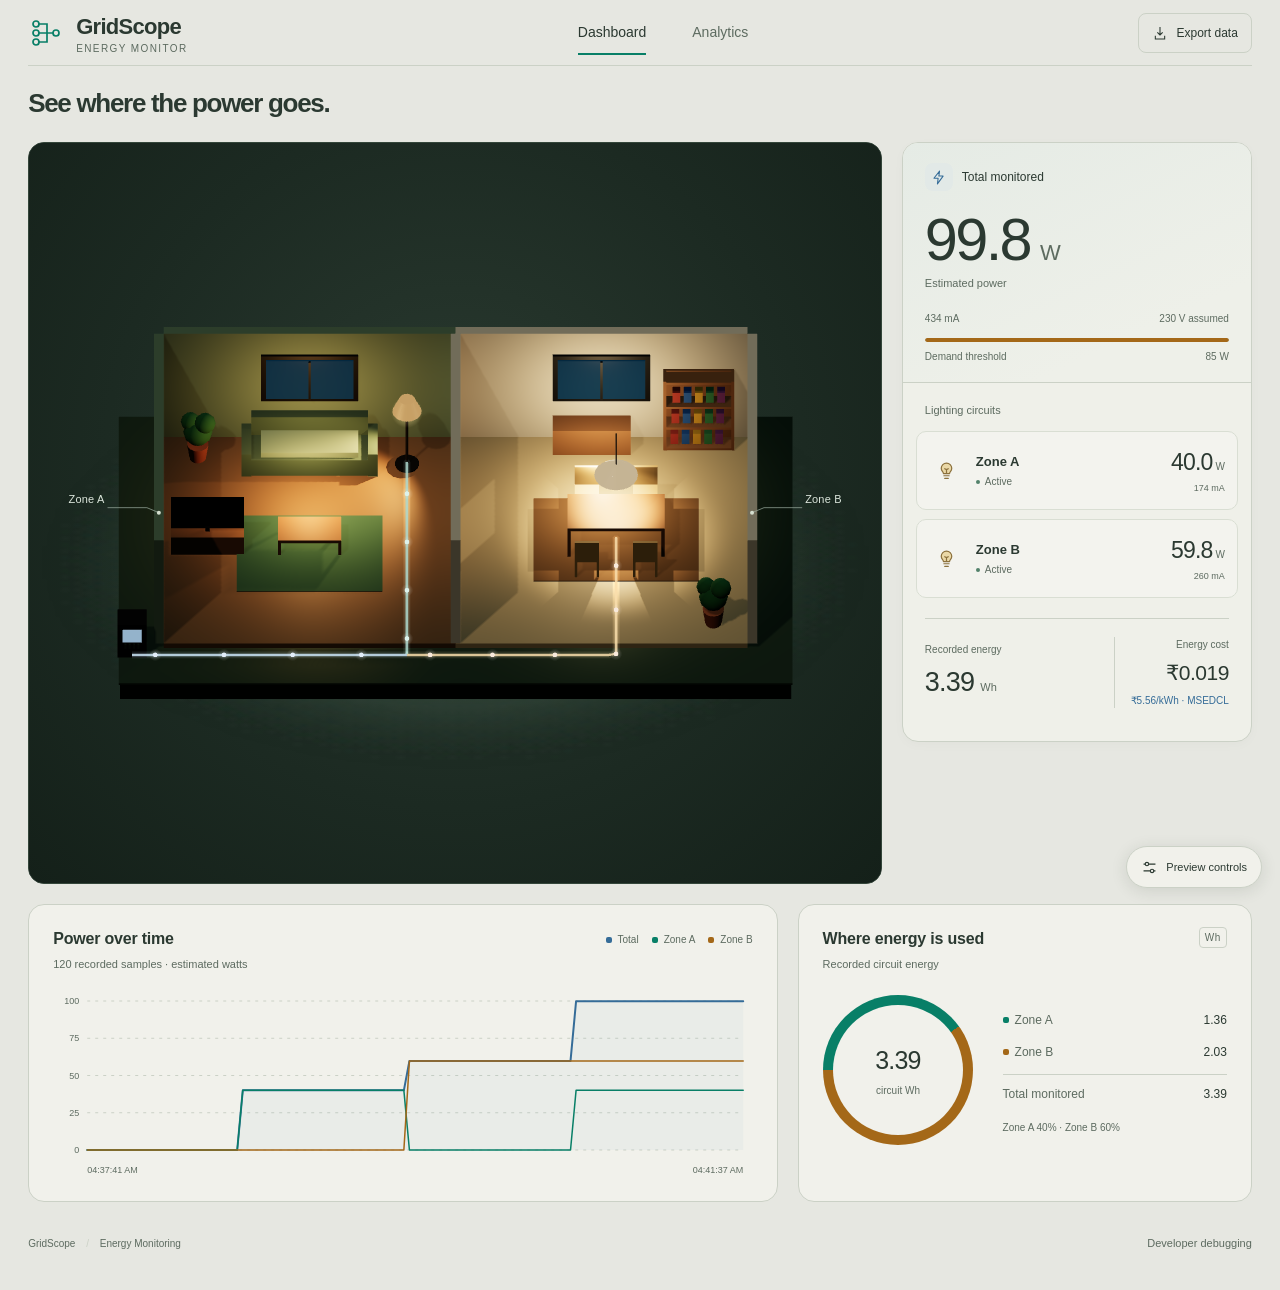
<file: templates/index.html>
<!doctype html>
<html lang="en"><head><meta charset="utf-8"><meta name="viewport" content="width=device-width,initial-scale=1">
<title>Dashboard · GridScope</title><link rel="icon" href="data:,">
<link rel="stylesheet" href="/static/dashboard.css">
<script src="/static/dashboard.js" defer></script>
</head><body><a class="skip-link" href="#dashboard-heading">Skip to content</a>
<div class="wrap">
<header class="app-header">
<a class="brand" href="#dashboard" aria-label="GridScope dashboard"><svg viewBox="0 0 36 36" aria-hidden="true"><path d="M8 9h11v9h9M8 27h11v-9M8 18h11"/><circle cx="8" cy="9" r="3"/><circle cx="8" cy="18" r="3"/><circle cx="8" cy="27" r="3"/><circle cx="28" cy="18" r="3"/></svg><span>GridScope<small>Energy monitor</small></span></a>
<nav class="view-nav" aria-label="Main navigation"><a href="#dashboard" id="nav-dashboard" aria-current="page">Dashboard</a><a href="/analytics" id="nav-analytics">Analytics</a></nav>
<div class="header-actions"><a class="export-link" href="/api/export.csv"><svg viewBox="0 0 24 24" aria-hidden="true"><path d="M12 3v12m-4-4 4 4 4-4M5 16v5h14v-5"/></svg>Export data</a></div>
</header>
<main>
<section id="debug-screen" aria-labelledby="debug-heading" hidden>
<h2 class="screen-title" id="debug-heading" tabindex="-1">Developer debugging</h2>
<p class="screen-intro">USB serial connection and the data received by the server.</p>
<div class="note" id="connection-detail" role="status" style="margin-bottom:14px"></div>
<section class="card debug" aria-label="USB serial connection">
<h2>USB serial <span id="serial-status" class="debug-status" role="status">Waiting</span></h2>
<p>Connect the ESP8266 to this computer with a USB data cable. The cable supplies power and carries readings to the dashboard.</p>
<div class="note" id="serial-summary">Waiting for a serial port.</div>
<p>If no port appears, close Arduino Serial Monitor and check the USB data cable and Windows device driver.</p>
</section>
<section class="card debug" aria-label="Device data"><h2>Device data</h2><h3>Last sensor packet</h3><code id="raw-packet">No sensor packet yet</code></section>
<section class="card debug" aria-label="Full server response"><h2>Full server response</h2><p>The latest dashboard API response, including measurement flags, settings, totals and history.</p><pre class="debug-state" id="api-response">Waiting for server response...</pre></section>
<section class="card debug debug-danger" aria-labelledby="clear-data-heading">
<h2 id="clear-data-heading">Clear recorded data</h2>
<p>Permanently deletes all local readings, events and pending uploads, then restarts energy totals from zero. Settings and existing cloud copies are unchanged. Obsolete GridScope browser data is also removed.</p>
<label class="clear-data-label" for="clear-data-confirm">Type <code>clear data</code> to enable the reset.</label>
<div class="clear-data-controls"><input id="clear-data-confirm" type="text" autocomplete="off" spellcheck="false"><button id="clear-data-button" class="clear-data-button" type="button" disabled>Clear all data</button></div>
<p class="clear-data-status" id="clear-data-status" role="status" aria-live="polite"></p>
</section>
</section>
<section id="dashboard-screen" aria-labelledby="dashboard-heading">
<div class="page-heading"><div><h1 id="dashboard-heading" tabindex="-1">See where the power goes.</h1></div></div>
<div class="experience-grid">
<section class="spatial-panel" aria-label="3D energy model">
<div id="scene" class="scene" data-state="waiting">
<canvas id="energy-canvas" role="img" aria-label="Fixed 45-degree view of two rooms. Room lighting follows circuit activity."></canvas>
<div class="scene-message" id="scene-message" role="status">Preparing the room model…</div>
<div id="scene-fallback" class="scene-fallback" hidden><div class="fallback-room"><span>A</span><strong>Zone A</strong><small>Lighting circuit</small></div><div class="fallback-room"><span>B</span><strong>Zone B</strong><small>Lighting circuit</small></div><p>3D is unavailable in this browser. All readings and circuit controls remain available.</p></div>
</div>
</section>
<aside class="telemetry-panel" aria-label="Energy readings">
<div class="main-reading"><div class="section-label"><span class="feeder-symbol" aria-hidden="true"><svg viewBox="0 0 24 24"><path d="m13.5 3-8 10h6l-1 8 8-11h-6z"/></svg></span><span>Total monitored</span></div><div class="hero-value"><span id="vM">—</span><small>W</small></div><p class="measurement-label">Estimated power</p><div class="formula"><span id="nM">— mA</span><span id="voltage-assumption">230 V assumed</span></div><div class="demand-track"><span id="demand-fill"></span></div><div class="demand-caption"><span>Demand threshold</span><strong id="demand-limit">— W</strong></div></div>
<div class="circuit-list"><div class="section-label">Lighting circuits</div>
<div class="circuit-card zone-a"><span class="circuit-symbol" aria-hidden="true"><svg viewBox="0 0 24 24"><path class="bulb-glass" d="M8.5 15.5c0-2-2.5-2.5-2.5-6a6 6 0 0 1 12 0c0 3.5-2.5 4-2.5 6z"/><path d="M9 18h6m-5 3h4m-2-6V11m-2-1 2 1 2-1"/></svg></span><span class="circuit-name"><strong>Zone A</strong><em id="zone-a-status">Waiting for data</em></span><span class="circuit-reading"><b id="vA">—</b><small> W</small><span id="nA">— mA</span></span></div>
<div class="circuit-card zone-b"><span class="circuit-symbol" aria-hidden="true"><svg viewBox="0 0 24 24"><path class="bulb-glass" d="M8.5 15.5c0-2-2.5-2.5-2.5-6a6 6 0 0 1 12 0c0 3.5-2.5 4-2.5 6z"/><path d="M9 18h6m-5 3h4m-2-6V11m-2-1 2 1 2-1"/></svg></span><span class="circuit-name"><strong>Zone B</strong><em id="zone-b-status">Waiting for data</em></span><span class="circuit-reading"><b id="vB">—</b><small> W</small><span id="nB">— mA</span></span></div>
</div>
<div class="recorded-energy"><div><span class="section-label">Recorded energy</span><strong><span id="vE">—</span><small> Wh</small></strong></div><div class="cost"><span title="Estimated charge for monitored energy, not a complete electricity bill">Energy cost</span><b id="energy-cost">—</b><small><a id="nE" target="_blank" rel="noopener noreferrer">Rate unavailable</a></small></div></div>
<div class="accuracy-note"></div>
</aside>
</div>
<div class="analytics-grid">
<section class="panel trend-panel"><div class="panel-heading"><div><h2>Power over time</h2><p id="chart-range">Waiting for recorded samples</p></div><div class="legend"><span><i class="feed"></i>Total</span><span><i class="zone-a"></i>Zone A</span><span><i class="zone-b"></i>Zone B</span></div></div><div class="chart-wrap"><svg id="chart" viewBox="0 0 900 210" role="img" aria-label="Estimated power history in watts"></svg><p id="chart-empty">Your power history will appear as readings arrive.</p></div></section>
<section class="panel split-panel"><div class="panel-heading"><div><h2>Where energy is used</h2><p>Recorded circuit energy</p></div><span class="tiny-tag">Wh</span></div><div class="split-content"><div class="energy-ring" id="energy-ring"><div><b id="split-total">—</b><span>circuit Wh</span></div></div><div class="split-readings"><div><span><i class="zone-a"></i>Zone A</span><b id="tA">—</b></div><div><span><i class="zone-b"></i>Zone B</span><b id="tB">—</b></div><div class="feeder-total"><span>Total monitored</span><b id="tT">—</b></div><p id="sTxt">Waiting for data</p></div></div></section>
</div>

</section>
</main><footer class="app-footer"><span>GridScope <span class="footer-separator">/</span> Energy Monitoring</span><a class="developer-link" href="#debugging" id="nav-debugging">Developer debugging</a></footer>
</div>
<button type="button" class="preview-launcher" id="preview-launcher" popovertarget="preview-menu" aria-expanded="false" aria-controls="preview-menu" hidden><svg viewBox="0 0 20 20" aria-hidden="true"><path d="M3 6h14M3 14h14"/><circle cx="7" cy="6" r="2"/><circle cx="13" cy="14" r="2"/></svg>Preview controls</button>
<section class="preview-menu" id="preview-menu" popover="auto" role="dialog" aria-labelledby="preview-menu-title">
<div class="preview-menu-heading"><h2 id="preview-menu-title">Preview controls</h2><button type="button" popovertarget="preview-menu" popovertargetaction="hide" aria-label="Close preview controls">×</button></div>
<p>Choose which lighting circuits are on.</p>
<div class="preview-controls" id="preview-controls" aria-label="Preview circuit states" hidden><button type="button" data-preview="off" aria-pressed="false">Both off</button><button type="button" data-preview="a" aria-pressed="false">Zone A on</button><button type="button" data-preview="b" aria-pressed="false">Zone B on</button><button type="button" data-preview="both" aria-pressed="true">Both on</button></div>
<button type="button" id="pause-motion" class="preview-pause" aria-pressed="false">Pause flow</button>
</section>
</body></html>
</file>
<file: static/dashboard.css>
:root{color-scheme:light;--bg:#e6e7e1;--surface:#f1f1eb;--raised:#dde1d8;--line:#cbd1c6;--text:#2b3931;--muted:#5d6b60;--feed:#356c98;--a:#087f67;--b:#a46818;--error:#b3463c;--radius:16px;--ease:cubic-bezier(.16,1,.3,1)}
*{box-sizing:border-box}body{margin:0;background:var(--bg);color:var(--text);font:14px/1.5 'Segoe UI',Arial,sans-serif}button,a{-webkit-tap-highlight-color:transparent}button{font:inherit;color:inherit;cursor:pointer}a{color:var(--feed);text-decoration:none}button:focus-visible,a:focus-visible,summary:focus-visible,canvas:focus-visible{outline:2px solid var(--a);outline-offset:4px}button:disabled{cursor:not-allowed;opacity:.45}button:active{transform:translateY(1px)}[hidden]{display:none!important}svg{display:block}h1,h2,h3,p{margin:0}h2{font-size:16px;font-weight:600;letter-spacing:-.2px}h3{font-size:17px;font-weight:600}button,a{touch-action:manipulation}.wrap{width:100%;padding:0 clamp(18px,2.2vw,44px)}.skip-link{position:absolute;z-index:20;top:-100px;padding:12px 18px;background:var(--surface)}.skip-link:focus{top:12px}
.app-header{min-height:88px;display:flex;align-items:center;gap:30px;border-bottom:1px solid var(--line)}.brand{display:flex;align-items:center;gap:12px;color:var(--text);font-size:22px;font-weight:650;letter-spacing:-.7px}.brand svg{width:36px;height:36px;fill:var(--bg);stroke:var(--a);stroke-width:1.7}.brand small{display:block;font-size:10px;font-weight:400;letter-spacing:1.4px;color:var(--muted);text-transform:uppercase;margin-top:-2px}.view-nav{display:flex;gap:6px;margin:auto}.view-nav a{min-height:44px;padding:10px 20px;display:flex;align-items:center;color:var(--muted);position:relative}.view-nav a[aria-current=page]{color:var(--text)}.view-nav a[aria-current=page]:after{content:'';position:absolute;height:2px;background:var(--a);bottom:0;left:20px;right:20px}.header-actions{display:flex;align-items:center;gap:20px}.export-link{display:flex;align-items:center;gap:8px;color:var(--text);border:1px solid var(--line);border-radius:8px;min-height:40px;padding:8px 13px;font-size:12px}.export-link svg{width:16px;height:16px;fill:none;stroke:currentColor;stroke-width:1.6}.pill{display:flex;align-items:center;gap:8px;font-size:12px;color:var(--muted)}.dot,.status-dot{display:inline-block;flex-shrink:0;width:6px;height:6px;border-radius:50%;background:var(--muted)}.on .dot,.status-dot.live{background:var(--a);box-shadow:0 0 8px #087f6726}.off .dot{background:var(--error)}.warn .dot{background:var(--b)}.banner{padding:12px 18px;border:1px solid #d7ba7d;color:#775415;background:#fff4d9;border-radius:8px;margin-top:18px;font-size:13px}
.page-heading{display:flex;justify-content:space-between;align-items:flex-end;gap:24px;margin:32px 0 26px}.eyebrow{font-size:11px;font-weight:550;color:var(--muted);letter-spacing:1.3px;text-transform:uppercase}h1{font-size:clamp(27px,2.35vw,43px);line-height:1.2;letter-spacing:-1.3px;font-weight:550;margin:7px 0 8px}.intro{color:var(--muted);font-size:13px}.live-summary{max-width:290px;display:grid;grid-template-columns:8px 1fr;gap:5px 8px;font-size:12px;color:var(--muted);padding-bottom:3px}.live-summary .status-dot{margin-top:6px}.live-summary a{grid-column:2;font-size:11px;color:var(--a)}.experience-grid{display:grid;grid-template-columns:minmax(0,1fr) 350px;gap:20px;align-items:stretch}.spatial-panel{border:1px solid var(--line);border-radius:var(--radius);background:#f6faf6;min-width:0;overflow:hidden;position:relative}.tiny-tag{font-size:10px;font-weight:500;color:var(--muted);border:1px solid var(--line);padding:2px 5px;border-radius:4px;letter-spacing:.5px}
.scene{height:clamp(440px,35vw,630px);position:relative;background:radial-gradient(ellipse at 50% 42%,#fcfdfa 0%,#edf3ec 58%,#e4ede5 100%)}#energy-canvas{display:block;width:100%;height:100%;cursor:default;touch-action:auto}#energy-canvas.dragging{cursor:grabbing}.scene-message{position:absolute;top:100px;left:0;right:0;text-align:center;color:var(--muted);font-size:12px;pointer-events:none}.feed-mark{width:7px;height:7px;border-radius:2px;background:var(--feed);display:inline-block;flex-shrink:0}
.telemetry-panel{border:1px solid var(--line);border-radius:var(--radius);background:var(--surface);display:flex;flex-direction:column;min-width:0}.main-reading{padding:23px 24px 22px}.section-label{display:flex;align-items:center;gap:8px;font-size:12px;color:var(--muted)}.section-label>span:last-child:not(:first-child){margin-left:auto;font-size:10px}.hero-value{font-size:68px;line-height:1.05;letter-spacing:-3px;font-weight:350;margin:20px 0 5px;font-variant-numeric:tabular-nums;white-space:nowrap}.hero-value small{font-size:24px;letter-spacing:-1px;margin-left:10px;color:var(--muted)}.measurement-label{font-size:12px;color:var(--muted)}.formula{display:flex;justify-content:space-between;font-size:11px;color:var(--muted);margin-top:20px}.demand-track{height:3px;background:var(--line);margin:15px 0 8px;border-radius:3px;overflow:hidden}.demand-track span{display:block;height:100%;width:0;background:var(--feed);transition:width .5s var(--ease)}.demand-track.exceeded span{background:var(--b)}.demand-caption{display:flex;justify-content:space-between;font-size:10px;color:var(--muted)}.demand-caption strong{font-weight:400}.circuit-list{border-top:1px solid var(--line);padding:18px 14px 10px}.circuit-list>.section-label{padding:0 10px 12px}.circuit-card{width:100%;display:flex;align-items:center;gap:11px;text-align:left;padding:13px 10px;border:1px solid transparent;border-radius:9px;background:transparent;margin-bottom:5px;transition:background .18s,border-color .18s}.circuit-symbol{display:grid;place-items:center;width:34px;height:38px;border:1px solid #b6d7c6;background:#e5eee3;border-radius:8px;color:var(--a);font-size:14px}.zone-b .circuit-symbol{border-color:#e2c695;background:#f3ebda;color:var(--b)}.circuit-name{flex:1}.circuit-name strong{display:block;font-size:13px;font-weight:550}.circuit-name small{display:block;font-size:10px;color:var(--muted);margin:2px 0}.circuit-name em{font-size:10px;font-style:normal;color:var(--muted)}.circuit-card.active .circuit-name em{color:var(--a)}.circuit-card.zone-b.active .circuit-name em{color:var(--b)}.circuit-reading{text-align:right;white-space:nowrap}.circuit-reading b{font-size:21px;font-weight:450;letter-spacing:-.5px;font-variant-numeric:tabular-nums}.circuit-reading small{font-size:10px;color:var(--muted)}.circuit-reading>span{display:block;color:var(--muted);font-size:10px;margin-top:4px}.recorded-energy{margin:0 24px;padding:18px 0;display:flex;justify-content:space-between;gap:8px;border-top:1px solid var(--line);margin-top:auto}.recorded-energy strong{display:block;font-size:23px;font-weight:450;margin-top:5px;font-variant-numeric:tabular-nums}.recorded-energy strong small{font-size:12px;color:var(--muted)}.cost{text-align:right;display:flex;flex-direction:column;gap:3px;font-size:11px;color:var(--muted)}.cost b{font-size:18px;color:var(--text);font-weight:450}.cost small{font-size:10px}.accuracy-note{display:flex;gap:9px;margin:0 24px 20px;color:var(--muted);font-size:10px;line-height:1.6}.accuracy-note>span{display:grid;place-items:center;border:1px solid var(--line);width:15px;height:15px;border-radius:50%;flex-shrink:0;font:10px Georgia,serif;margin-top:2px}
.analytics-grid{display:grid;grid-template-columns:minmax(0,1.65fr) minmax(340px,1fr);gap:20px;margin-top:20px}.panel{min-width:0;border:1px solid var(--line);border-radius:var(--radius);background:var(--surface);padding:22px 24px}.panel-heading{display:flex;align-items:flex-start;justify-content:space-between;gap:12px}.panel-heading p,.events-panel>div>p{font-size:11px;color:var(--muted);margin-top:5px}.legend{display:flex;gap:13px;font-size:10px;color:var(--muted);flex-wrap:wrap;padding-top:5px}.legend span,.split-readings>div>span{display:flex;align-items:center;gap:6px}.legend i,.split-readings i{display:inline-block;width:6px;height:6px;border-radius:2px}.legend .feed{background:var(--feed)}.legend .zone-a,.split-readings .zone-a{background:var(--a)}.legend .zone-b,.split-readings .zone-b{background:var(--b)}.chart-wrap{height:190px;position:relative;margin-top:16px}.chart-wrap svg{width:100%;height:100%;overflow:visible}.chart-wrap>p{position:absolute;inset:0;display:grid;place-items:center;font-size:12px;color:var(--muted);text-align:center}.split-content{display:flex;align-items:center;gap:30px;margin-top:22px}.energy-ring{width:150px;height:150px;flex-shrink:0;border-radius:50%;background:conic-gradient(var(--line) 0 100%);padding:10px;transform:rotate(-90deg)}.energy-ring>div{background:var(--surface);border-radius:50%;height:100%;display:flex;justify-content:center;align-items:center;flex-direction:column;transform:rotate(90deg)}.energy-ring b{font-size:25px;font-weight:450;font-variant-numeric:tabular-nums;letter-spacing:-.8px}.energy-ring span{font-size:10px;color:var(--muted);margin-top:4px}.split-readings{flex:1;min-width:0}.split-readings>div{display:flex;justify-content:space-between;gap:12px;font-size:12px;padding:7px 0;color:var(--muted)}.split-readings b{color:var(--text);font-weight:500;font-variant-numeric:tabular-nums}.feeder-total{border-top:1px solid var(--line);margin-top:6px;padding-top:10px!important}.split-readings>p{font-size:10px;color:var(--muted);margin-top:10px}.events-panel{display:grid;grid-template-columns:210px 1fr;gap:30px;padding:24px 4px;margin-top:12px;border-bottom:1px solid var(--line)}.events-list{display:grid;grid-template-columns:repeat(3,minmax(0,1fr));gap:20px}.event{padding-left:14px;border-left:1px solid var(--line);font-size:12px}.event b{display:block;font-size:12px;font-weight:500}.event time{font-size:10px;color:var(--muted)}.event p{font-size:11px;color:var(--muted);margin-top:5px}.event.warning b{color:var(--b)}.event.error b{color:var(--error)}.empty-events{font-size:12px;color:var(--muted)}footer{display:flex;justify-content:space-between;gap:16px;flex-wrap:wrap;padding:20px 0 24px;color:var(--muted);font-size:10px}.footer-separator{padding:0 8px;color:var(--line)}footer a{color:var(--muted)}
.screen-title{font-size:28px;letter-spacing:-.6px;margin-top:28px}.screen-intro{color:var(--muted);margin:7px 0 22px}.debug-meta{display:flex;gap:20px;margin-bottom:16px}#connection-detail{font:12px/1.7 Consolas,monospace;color:var(--muted);overflow-wrap:anywhere}.debug{border:1px solid var(--line);border-radius:var(--radius);background:var(--surface);padding:22px 24px;margin-bottom:18px;min-width:0}.debug h2{display:flex;justify-content:space-between;gap:12px;flex-wrap:wrap}.debug h3{font-size:13px;margin-top:18px}.debug p{color:var(--muted);font-size:12px;margin:8px 0 12px}.debug .note{font:11px Consolas,monospace;color:var(--muted)}.debug pre,.debug code{font:12px/1.6 Consolas,monospace;white-space:pre-wrap;overflow-wrap:anywhere}.debug pre{margin-top:12px}.debug progress{width:100%;height:6px;accent-color:var(--a);margin:14px 0}.debug summary{cursor:pointer;color:var(--feed);padding:10px 0;margin-top:8px;font-size:12px}.scan-log{overflow:auto;max-height:260px}.scan-log table{width:100%;min-width:600px;font-size:12px;border-collapse:collapse}.scan-log th,.scan-log td{padding:10px;text-align:left;border-bottom:1px solid var(--line);overflow-wrap:anywhere}.scan-log th{color:var(--muted);position:sticky;top:0;background:var(--surface);font-weight:400}.scan-log td:last-child{max-width:400px}.scan-found{color:var(--a)}.debug-status{font-size:12px;color:var(--feed)}.debug-state{max-height:420px;overflow:auto;background:var(--bg);padding:16px;border-radius:8px}
.scene-fallback{position:absolute;inset:100px 30px 55px;display:grid;grid-template-columns:1fr 1fr;gap:12px;align-content:center}.fallback-room{min-height:160px;display:flex;flex-direction:column;align-items:center;justify-content:center;border:1px solid #a9cdb9;border-radius:10px;background:#e3f0e6;transform:skewY(-8deg)}.fallback-room:nth-child(2){border-color:#dfc49c;background:#fbf0dd}.fallback-room>span{font-size:30px;color:var(--a)}.fallback-room:nth-child(2)>span{color:var(--b)}.fallback-room small{color:var(--muted)}.scene-fallback p{grid-column:1/-1;text-align:center;color:var(--muted);font-size:12px;margin-top:20px}
@media(min-width:1800px){.experience-grid{grid-template-columns:minmax(0,1fr) 400px}.main-reading{padding:30px}.hero-value{font-size:85px}.circuit-card{padding:18px 14px}.telemetry-panel .section-label{font-size:14px}.scene{height:650px}.analytics-grid{grid-template-columns:minmax(0,2fr) minmax(400px,1fr)}}
@media(max-width:1200px){.experience-grid{grid-template-columns:minmax(0,1fr) 310px;gap:14px}.scene{height:460px}.analytics-grid{grid-template-columns:minmax(0,1.4fr) minmax(310px,1fr);gap:14px}.split-content{gap:18px}.energy-ring{width:115px;height:115px}.header-actions{gap:12px}.events-panel{grid-template-columns:150px 1fr}.events-list{grid-template-columns:repeat(2,minmax(0,1fr))}.event:nth-child(3){display:none}}
@media(max-width:960px){.app-header{gap:12px}.brand{font-size:20px}.header-actions .export-link{font-size:0;gap:0;padding:10px}.header-actions .export-link svg{width:18px;height:18px}.experience-grid{grid-template-columns:1fr}.scene{height:560px}.telemetry-panel{display:grid;grid-template-columns:1fr 1fr}.main-reading{grid-row:1/3}.circuit-list{border-top:0;border-left:1px solid var(--line)}.recorded-energy{grid-column:2;margin-top:0}.accuracy-note{grid-column:1/-1;margin-top:8px}.analytics-grid{grid-template-columns:1fr}.split-content{max-width:620px}.energy-ring{width:140px;height:140px}.events-panel{grid-template-columns:1fr;gap:18px}.live-summary{max-width:230px}}
@media(max-width:620px){.wrap{padding:0 16px}.app-header{flex-wrap:wrap;padding-top:16px;gap:12px}.brand{flex:1}.header-actions{gap:12px}.view-nav{order:3;width:100%;margin:0;justify-content:flex-start}.view-nav a{padding:10px 14px}.view-nav a[aria-current=page]:after{left:14px;right:14px}.brand small{font-size:9px}.pill{font-size:10px}.page-heading{display:block;margin:23px 0 18px}h1{font-size:29px;letter-spacing:-.9px}.intro{font-size:12px;max-width:300px}.live-summary{max-width:none;margin-top:16px;grid-template-columns:7px 1fr auto;align-items:start;font-size:11px;gap:8px}.live-summary a{grid-column:3}.scene{height:420px}.telemetry-panel{display:flex}.main-reading{padding:22px}.hero-value{font-size:65px}.circuit-list{border-left:0;border-top:1px solid var(--line)}.circuit-card{min-height:82px}.recorded-energy{margin:0 24px}.accuracy-note{margin-top:0}.panel{padding:18px}.panel-heading{flex-wrap:wrap;gap:10px}.legend{gap:12px}.chart-wrap{height:170px}.split-content{gap:24px}.energy-ring{width:125px;height:125px}.events-list{grid-template-columns:1fr}.event:nth-child(3){display:block}.event{padding-bottom:12px}.debug{padding:18px}.screen-title{font-size:25px}.debug pre,.debug code{font-size:11px}footer{gap:10px;font-size:10px}.scene-fallback{inset:100px 20px 60px}.fallback-room{min-height:125px}}
@media(prefers-reduced-motion:reduce){*,*:before,*:after{transition:none!important;animation:none!important;scroll-behavior:auto!important}}

/* Keep the model and primary readings together in the opening viewport. */
.app-header{min-height:66px}
.page-heading{margin:18px 0 18px;align-items:center}
h1{font-size:clamp(26px,2vw,35px);margin:4px 0 5px}
.page-heading .eyebrow{font-size:10px}
.experience-grid{height:var(--experience-height,calc(100svh - 195px));min-height:390px}
.spatial-panel{display:flex;flex-direction:column;min-height:0}
.scene{height:auto;min-height:0;flex:1}
#energy-canvas{touch-action:auto}
.telemetry-panel{min-height:0}
.main-reading{padding:18px 22px 15px}
.hero-value{font-size:clamp(44px,6.6svh,68px);margin:12px 0 3px}
.formula{margin-top:12px}
.demand-track{margin:12px 0 7px}
.circuit-list{padding:12px 12px 6px}
.circuit-list>.section-label{padding-bottom:6px}
.circuit-card{padding:9px 10px;margin-bottom:2px;min-height:64px}
.recorded-energy{padding:13px 0}
.accuracy-note{margin-bottom:14px}
.analytics-grid{margin-top:20px}
@media(min-width:761px) and (max-width:960px){
 .experience-grid{grid-template-columns:minmax(0,1fr) 280px}
 .telemetry-panel{display:flex}
 .circuit-list{border-left:0;border-top:1px solid var(--line)}
}
@media(min-width:761px) and (max-height:800px){
 .page-heading{margin:12px 0}
 .page-heading h1{font-size:28px}
 .main-reading{padding:14px 18px 12px}
 .hero-value{font-size:48px;margin:8px 0 2px}
 .measurement-label{font-size:11px}
 .formula{margin-top:8px}
 .demand-track{margin:9px 0 5px}
 .circuit-list{padding:9px 8px 4px}
 .circuit-card{padding:6px 9px;min-height:60px}
 .circuit-name small{margin:0}
 .recorded-energy{margin:0 18px;padding:10px 0}
 .recorded-energy strong{font-size:21px;margin-top:2px}
 .accuracy-note{margin:0 18px 10px;font-size:9px}
}
@media(max-width:760px){
 .app-header{min-height:0;padding-top:10px;gap:5px}
 .view-nav{order:3;width:100%;margin:0;justify-content:flex-start}
 .view-nav a{min-height:36px;padding:7px 14px;font-size:12px}
 .brand{font-size:19px;flex:1}
 .brand svg{width:28px;height:28px}
 .brand small{font-size:8px}
 .header-actions .export-link{min-height:34px;padding:7px}
 .page-heading{margin:12px 0;display:block}
 .page-heading .eyebrow,.page-heading .intro{display:none}
 .page-heading h1{font-size:23px;letter-spacing:-.7px;margin:0}
 .live-summary{margin-top:7px;max-width:none;grid-template-columns:7px 1fr auto;gap:6px;font-size:10px}
 .live-summary a{grid-column:3;font-size:10px}
 .experience-grid{grid-template-columns:1fr;grid-template-rows:minmax(225px,1fr) auto;gap:10px;min-height:425px}
 .telemetry-panel{display:grid;grid-template-columns:minmax(0,1fr) minmax(0,1.15fr)}
 .main-reading{padding:10px 12px;grid-row:1;grid-column:1}
 .section-label{font-size:10px}

 .hero-value{font-size:34px;letter-spacing:-1.5px;margin:5px 0 0}
 .hero-value small{font-size:15px;margin-left:5px}
 .measurement-label{font-size:9px}
 .formula{font-size:8px;margin-top:5px;gap:4px;flex-wrap:wrap}
 .demand-track{margin:6px 0 3px}
 .demand-caption{font-size:8px}
 .circuit-list{grid-column:2;grid-row:1;padding:5px;border-top:0;border-left:1px solid var(--line)}
 .circuit-list>.section-label,.circuit-symbol{display:none}
 .circuit-card{padding:5px;min-height:53px;gap:4px;margin:0}
 .circuit-name strong{font-size:11px}
 .circuit-name small{font-size:8px;margin:0}
 .circuit-name em{font-size:8px}
 .circuit-reading b{font-size:17px}
 .circuit-reading small,.circuit-reading>span{font-size:8px}
 .recorded-energy{grid-row:2;grid-column:1/-1;margin:0 12px;padding:7px 0;align-items:center}
 .recorded-energy>div:first-child{display:flex;align-items:center;gap:8px}
 .recorded-energy .section-label{font-size:9px}
 .recorded-energy strong{font-size:16px;margin:0}
 .recorded-energy strong small{font-size:9px}
 .cost{display:grid;grid-template-columns:auto auto;align-items:center;gap:0 5px}
 .cost>span{font-size:9px}.cost b{font-size:13px}.cost small{grid-column:1/-1;font-size:8px}
 .accuracy-note{display:none}
 .scene-fallback{inset:55px 15px 20px}.fallback-room{min-height:80px}.scene-fallback p{font-size:9px;margin-top:5px}
 .banner{font-size:11px;padding:8px 12px;margin-top:10px}
}

.live-summary{grid-template-columns:8px 1fr}.live-summary a{display:none}
@media(max-width:760px){.live-summary{grid-template-columns:7px 1fr}}
.app-footer{display:flex;align-items:center;justify-content:space-between}
.developer-link{display:inline-flex;align-items:center;min-height:44px;margin-left:auto;color:var(--muted);font-size:11px}
.developer-link[aria-current=page]{color:var(--text)}
.debug-danger{border-color:#d9b7b1}
.debug-danger h2{color:var(--error)}
.clear-data-label{display:block;margin-top:16px;font-size:11px;color:var(--muted)}
.clear-data-label code{padding:2px 5px;border-radius:4px;background:var(--raised);font:10px Consolas,monospace;color:var(--text)}
.clear-data-controls{display:flex;align-items:center;gap:10px;margin-top:9px}
.clear-data-controls input{width:min(320px,100%);min-height:42px;padding:8px 11px;border:1px solid var(--line);border-radius:7px;background:var(--bg);color:var(--text);font:12px Consolas,monospace}
.clear-data-controls input:focus-visible{outline:2px solid var(--a);outline-offset:3px}
.clear-data-button{min-height:42px;padding:8px 14px;border:1px solid var(--error);border-radius:7px;background:transparent;color:var(--error);font-size:12px;font-weight:600}
.clear-data-button:not(:disabled):hover{background:#f5e8e4}
.clear-data-status{min-height:18px!important;margin:9px 0 0!important;color:var(--a)!important}
.clear-data-status.has-error{color:var(--error)!important}
@media(max-width:620px){.clear-data-controls{align-items:stretch;flex-direction:column}.clear-data-controls input,.clear-data-button{width:100%}}

/* A dark model stage preserves contrast for the live circuit illumination. */
.spatial-panel{
  color-scheme:dark;
  --bg:#121c19;--surface:#192620;--raised:#2b3d33;--line:#3a4b40;
  --text:#e5eee6;--muted:#a4b6a8;--feed:#a2c8e1;--a:#8bd9b8;--b:#e8bb7e;
  color:var(--text);background:var(--bg);border-color:#34463a;
}
.spatial-panel .scene{background:radial-gradient(ellipse at 50% 43%,#2a3a30 0%,#1c2a22 58%,#142019 100%)}
.spatial-panel .fallback-room{background:#253e31;border-color:#53745e}
.spatial-panel .fallback-room:nth-child(2){background:#3b3829;border-color:#7a6c4c}
.preview-controls{display:flex;gap:5px;flex-wrap:wrap}
.preview-controls button{min-height:36px;padding:6px 12px;border:1px solid #c6ab72;border-radius:6px;background:#fff8e9;color:#65490e;font-size:11px}
.preview-controls button[aria-pressed=true]{background:#775b20;color:#fff;border-color:#775b20}
.preview-launcher{position:fixed;right:18px;bottom:max(12px,env(safe-area-inset-bottom));z-index:10;display:flex;align-items:center;gap:8px;min-height:42px;padding:10px 14px;border:1px solid var(--line);border-radius:24px;background:var(--surface);color:var(--text);box-shadow:0 3px 16px #25352920;font-size:11px}
.preview-launcher svg{width:17px;height:17px;fill:var(--surface);stroke:currentColor;stroke-width:1.3}
.preview-launcher[aria-expanded=true]{border-color:var(--a);background:var(--raised)}
.preview-menu{position:fixed;inset:auto 18px 68px auto;margin:0;width:min(340px,calc(100vw - 32px));max-height:calc(100dvh - 96px);overflow:auto;padding:18px;border:1px solid var(--line);border-radius:14px;background:var(--surface);color:var(--text);box-shadow:0 12px 45px #20352930}
.preview-menu:not(:popover-open){display:none}
.preview-menu-heading{display:flex;align-items:center;justify-content:space-between;gap:12px}
.preview-menu-heading h2{font-size:15px}
.preview-menu-heading button{display:grid;place-items:center;width:32px;height:32px;border:0;border-radius:6px;background:var(--raised);color:var(--muted);font-size:21px}
.preview-menu p{font-size:12px;color:var(--muted);margin:8px 0 16px;line-height:1.6}
.preview-menu .preview-controls{display:grid;grid-template-columns:1fr 1fr;gap:8px}
.preview-menu .preview-controls button{min-height:42px;border-color:var(--line);background:var(--bg);color:var(--text)}
.preview-menu .preview-controls button[aria-pressed=true]{background:#294738;color:#eef8ee;border-color:#294738}

.spatial-panel .scene{flex:1;min-height:0;height:100%;contain:paint}
.energy-flow{position:absolute;pointer-events:none}
.zone-callouts{position:absolute;inset:0;width:100%;height:100%;pointer-events:none;overflow:visible}
.zone-callout{opacity:0;visibility:hidden;transition:opacity 220ms ease,visibility 220ms}
.zone-callout text{fill:#dce6dc;font:500 11px 'Segoe UI',Arial,sans-serif;letter-spacing:.2px}
.zone-callout path{fill:none;stroke:#9eafa2;stroke-width:1;stroke-opacity:.7}
.zone-callout circle{fill:#d5dfcf}
.scene[data-active-a=true] .callout-a,.scene[data-active-b=true] .callout-b{opacity:1;visibility:visible}
.preview-pause{width:100%;min-height:38px;margin-top:12px;border:1px solid var(--line);border-radius:6px;background:transparent;color:var(--muted);font-size:11px}

/* Demand updates stay on the compositor instead of animating layout width. */
.demand-track span{width:100%;transform:scaleX(0);transform-origin:left;transition:transform .25s var(--ease)}

/* Short compositor transitions; no animation loop or persistent layer promotion. */
.preview-menu{opacity:0;transform:translateY(12px) scale(.97);transform-origin:bottom right;transition:opacity 160ms ease,transform 240ms var(--ease),display 240ms allow-discrete,overlay 240ms allow-discrete}
.preview-menu:popover-open{opacity:1;transform:translateY(0) scale(1)}
@starting-style{.preview-menu:popover-open{opacity:0;transform:translateY(12px) scale(.97)}}
.preview-launcher,.preview-controls button,.preview-pause,.preview-menu-heading button,.export-link{transition:transform 180ms var(--ease),background-color 180ms ease,border-color 180ms ease,color 180ms ease}
.preview-launcher svg{transition:transform 240ms var(--ease)}
.preview-launcher[aria-expanded=true] svg{transform:rotate(90deg)}
.view-nav a{transition:color 180ms ease}
.view-nav a:after{content:'';position:absolute;height:2px;background:var(--a);bottom:0;left:20px;right:20px;transform:scaleX(0);transition:transform 240ms var(--ease);transform-origin:center}
.view-nav a[aria-current=page]:after{transform:scaleX(1)}
@media(hover:hover){
 .preview-launcher:hover,.export-link:hover{transform:translateY(-2px);border-color:var(--a)}
 .preview-controls button:hover,.preview-pause:hover,.preview-menu-heading button:hover{transform:translateY(-1px);border-color:var(--a)}
}
.preview-launcher:active,.preview-controls button:active,.preview-pause:active,.preview-menu-heading button:active,.export-link:active{transform:translateY(1px) scale(.98)}
@media(max-width:620px){.view-nav a:after{left:14px;right:14px}}
@media(prefers-reduced-motion:reduce){.preview-menu,.preview-menu:popover-open{transform:none}.preview-launcher:hover,.export-link:hover,.preview-controls button:hover,.preview-pause:hover,.preview-menu-heading button:hover{transform:none}}

/* Readings: one clear headline, quiet circuit tiles, and a grounded totals row. */
.feeder-symbol{display:grid;place-items:center;width:28px;height:28px;border-radius:8px;background:#e2e9e7;color:var(--feed);flex-shrink:0}
.feeder-symbol svg{width:17px;height:17px;fill:none;stroke:currentColor;stroke-width:1.5;stroke-linejoin:round}
.main-reading>.section-label{gap:9px;color:var(--text);font-weight:500}
.main-reading>.section-label>span:last-child{margin-left:0;font-size:inherit}

.circuit-name strong{font-weight:600}
.circuit-name em{display:flex;align-items:center;gap:5px;margin-top:5px;line-height:1.25}
.circuit-name em:before{content:'';width:4px;height:4px;border-radius:50%;background:#929c90;flex-shrink:0}
.circuit-card.active .circuit-name em,.circuit-card.zone-b.active .circuit-name em{color:var(--muted)}
.circuit-card.active .circuit-name em:before{background:#52816a}
.circuit-symbol svg{width:21px;height:21px;fill:none;stroke:currentColor;stroke-width:1.4;stroke-linecap:round;stroke-linejoin:round}
.circuit-symbol .bulb-glass{fill:transparent;transition:fill 220ms ease}
.circuit-card.active .bulb-glass{fill:#ead8a7}
.circuit-card .circuit-symbol{border:0;background:transparent;color:#879186}
.circuit-card.active .circuit-symbol{background:transparent;border-color:transparent;color:#8c713d}
@media(min-width:761px){
 .telemetry-panel{align-self:start;overflow:hidden;background:#eff0e9;box-shadow:0 3px 12px #25352906}
 .main-reading{padding:20px 22px 18px;background:linear-gradient(155deg,#e5ebe5 0%,#eef0e9 75%);border-bottom:1px solid var(--line)}
 .hero-value{font-weight:450;letter-spacing:-2.6px;margin-top:18px}
 .hero-value small{font-size:22px;font-weight:400;letter-spacing:-.5px}
 .measurement-label{color:var(--muted);font-size:11px}
 .formula{margin-top:20px;font-size:10px}
 .demand-track{height:4px;margin:12px 0 7px;border-radius:4px;background:#cdd5ca}
 .demand-track span{border-radius:inherit;background:linear-gradient(90deg,#7393a5,var(--feed))}
 .demand-track.exceeded span{background:var(--b)}
 .circuit-list{border-top:0;padding:19px 13px 12px;display:grid;gap:9px}
 .circuit-list>.section-label{padding:0 9px 3px;font-size:11px}
 .circuit-card{background:#f3f3ee;border:1px solid #d9ded3;border-radius:10px;padding:13px 12px;min-height:75px;margin:0;gap:11px}
 .circuit-symbol{width:36px;height:36px}
 .circuit-reading b{font-size:23px;font-weight:500;letter-spacing:-.8px}
 .circuit-reading>span{font-size:9px;margin-top:3px}
 .recorded-energy{margin:8px 22px 0;padding:18px 0 15px;align-items:center}
 .recorded-energy .section-label,.cost>span{font-size:10px}
 .recorded-energy strong{font-size:27px;font-weight:500;letter-spacing:-.8px;margin-top:5px}
 .recorded-energy strong small{font-size:11px;font-weight:400;letter-spacing:0;margin-left:3px}
 .cost{border-left:1px solid var(--line);padding-left:16px;gap:5px}
 .cost b{font-size:21px;font-weight:500;letter-spacing:-.5px}
 .accuracy-note{margin:0 22px 18px;font-size:9px;opacity:.85}
}
@media(min-width:761px) and (max-height:800px){
 .main-reading{padding:14px 18px 13px}.hero-value{margin-top:10px}
 .formula{margin-top:12px}.demand-track{margin:9px 0 5px}
 .circuit-list{padding:12px 10px 9px;gap:7px}.circuit-card{min-height:62px;padding:9px 10px}
 .circuit-symbol{width:32px;height:32px}.circuit-reading b{font-size:21px}
 .recorded-energy{margin:6px 18px 0;padding:12px 0}.recorded-energy strong{font-size:23px}.cost b{font-size:19px}
 .accuracy-note{margin:0 18px 12px}
}
@media(max-width:760px){
 .feeder-symbol{width:17px;height:19px;border-radius:4px}.feeder-symbol svg{width:13px;height:13px}
 .main-reading>.section-label{gap:4px}
 .circuit-name em{gap:3px;margin-top:3px}.circuit-name em:before{width:3px;height:3px}
}
@media(min-width:761px) and (max-height:700px){
 .main-reading{padding:12px 18px 10px}.feeder-symbol{width:24px;height:24px}
 .hero-value{font-size:42px;margin-top:8px}.hero-value small{font-size:19px}
 .measurement-label{font-size:10px}.formula{margin-top:8px}
 .demand-track{margin:8px 0 4px}.demand-caption{font-size:9px}
 .circuit-list{padding:11px 10px 8px;gap:7px}.circuit-card{min-height:56px;padding:8px 10px}
 .circuit-reading{line-height:1.1}.circuit-reading>span{line-height:1.3}
 .recorded-energy{padding:11px 0}.recorded-energy strong{font-size:22px;margin-top:3px}
 .cost{gap:3px}.cost b{line-height:1.2}.cost small{line-height:1.3}
 .accuracy-note{display:none}
}
</file>
